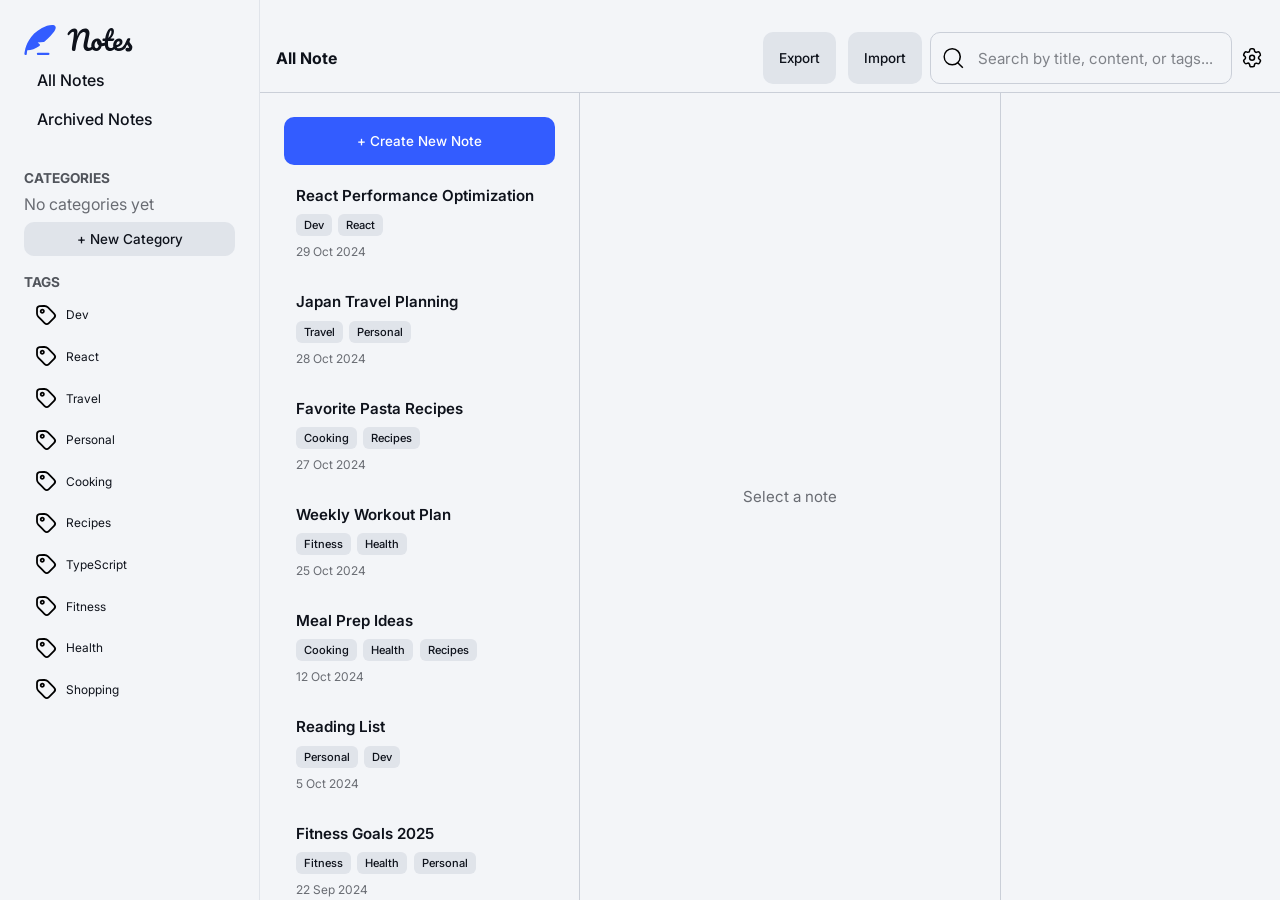
<file: index.html>
<!DOCTYPE html>
<html lang="en">
  <head>
    <meta charset="UTF-8" />
    <title>Notes App</title>
    <link rel="stylesheet" href="./css/main.css" />
  </head>
  <body>
    <section id="app"></section>

    <script type="module" src="./js/app.js"></script>
  </body>
</html>
</file>
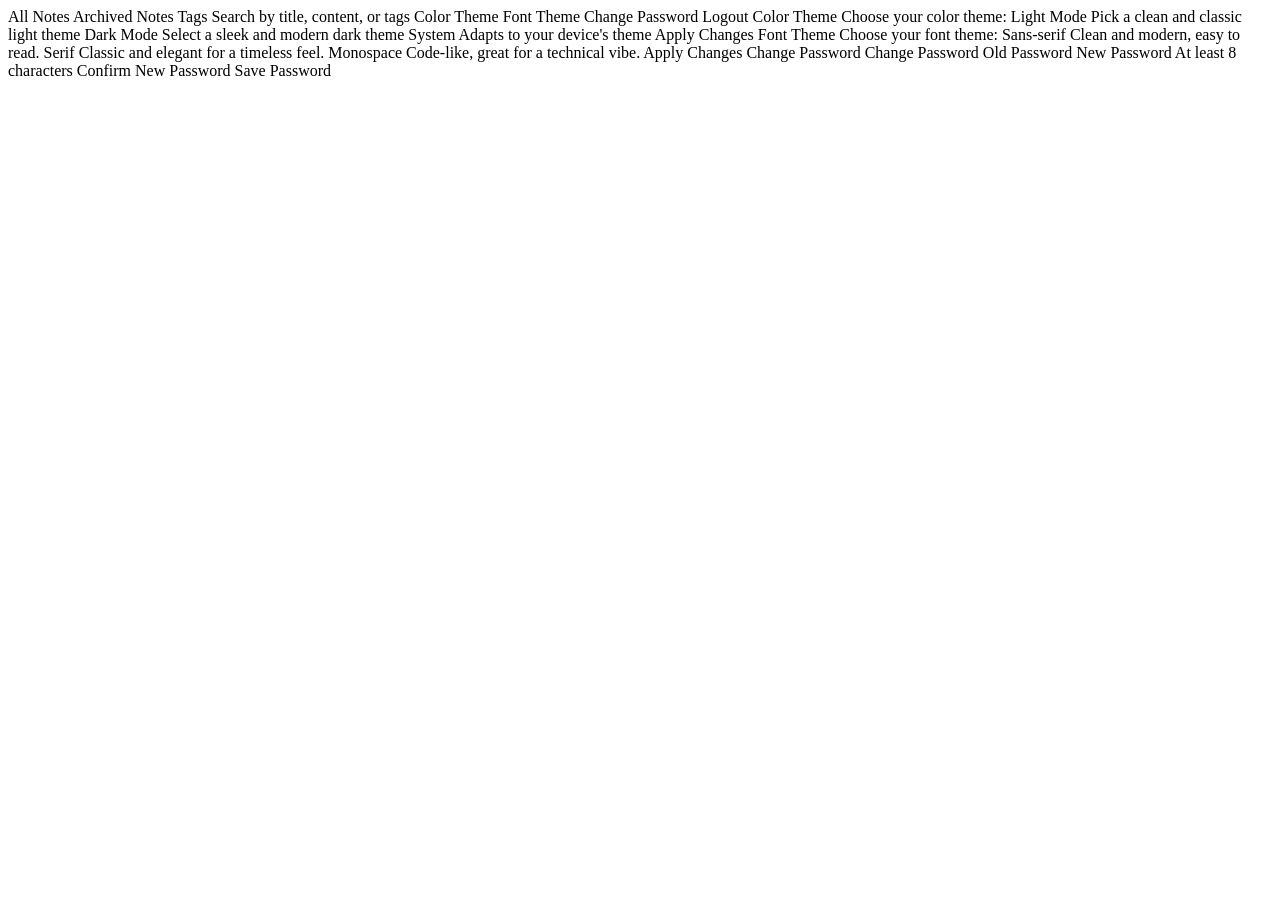
<file: settings.html>
<!DOCTYPE html>
<html lang="en">
<head>
  <meta charset="UTF-8">
  <meta name="viewport" content="width=device-width, initial-scale=1.0">

  <link rel="icon" type="image/png" sizes="32x32" href="./assets/images/favicon-32x32.png">
  
  <title>Frontend Mentor | Note-taking web app</title>
</head>
<body>

  All Notes
  Archived Notes
  Tags

  Search by title, content, or tags

  Color Theme
  Font Theme
  Change Password
  Logout

  <!-- Color theme content start -->

  Color Theme
  Choose your color theme:

  Light Mode
  Pick a clean and classic light theme

  Dark Mode
  Select a sleek and modern dark theme

  System
  Adapts to your device's theme

  Apply Changes

  <!-- Color theme content end -->

  <!-- Font theme content start -->

  Font Theme
  Choose your font theme:

  Sans-serif
  Clean and modern, easy to read.

  Serif
  Classic and elegant for a timeless feel.

  Monospace
  Code-like, great for a technical vibe.

  Apply Changes

  <!-- Font theme content end -->

  <!-- Change password content start -->

  Change Password

  Change Password

  Old Password

  New Password
  At least 8 characters

  Confirm New Password

  Save Password

  <!-- Change password content end -->

</body>
</html>
</file>
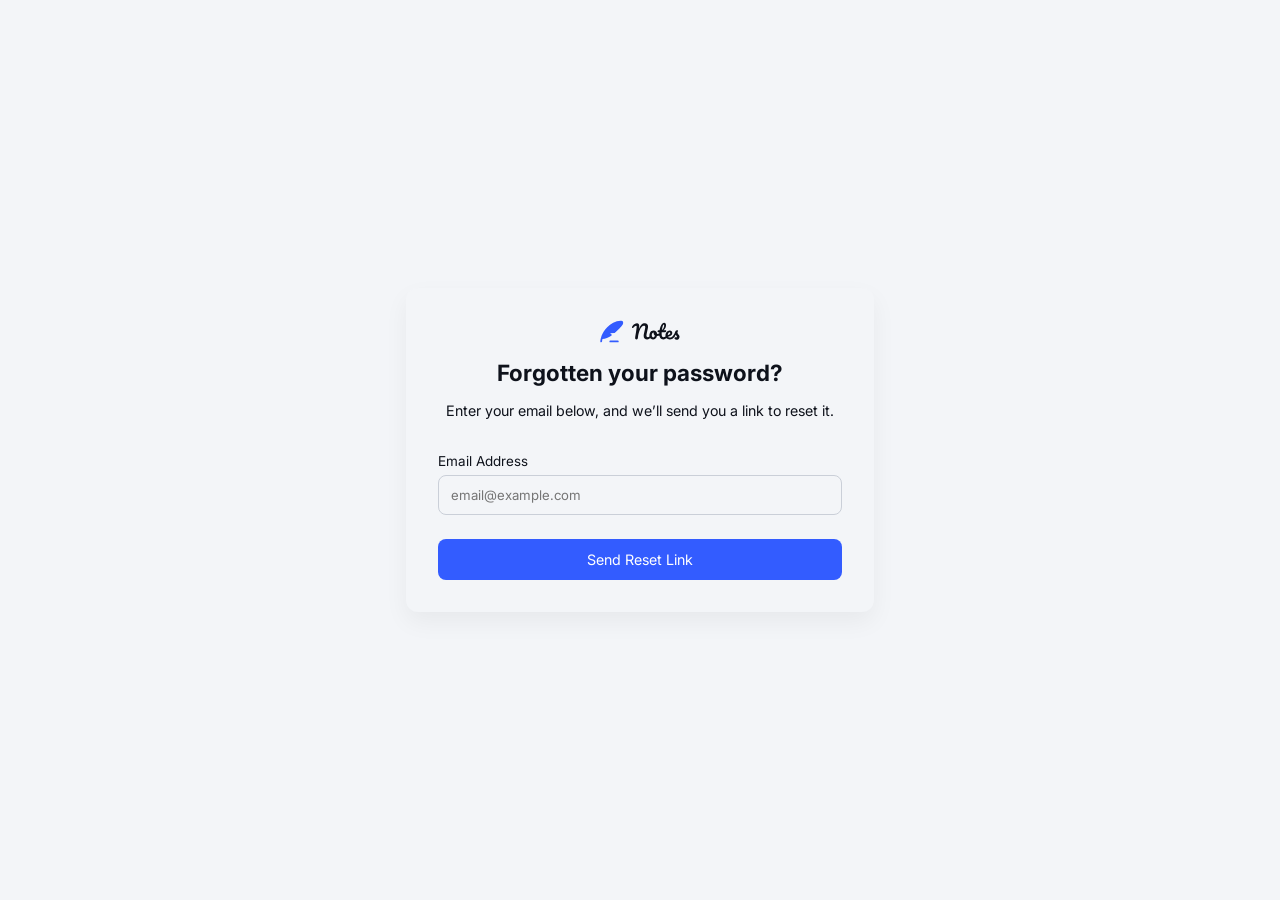
<file: auth/forgot-password.html>
<!DOCTYPE html>
<html lang="en">
  <head>
    <meta charset="UTF-8" />
    <meta name="viewport" content="width=device-width, initial-scale=1.0" />
    <title>Forgot Password | Notes</title>
    <link rel="stylesheet" href="../css/main.css" />
    <script src="./script/auth.js" defer></script>
  </head>
  <body class="forgot">
    <div class="forgot__container">
      <div class="forgot__card">
        <div class="forgot__header">
          <img
            src="../assets/images/logo.svg"
            alt="Notes Logo"
            class="forgot__logo"
          />

          <h1 class="forgot__title">Forgotten your password?</h1>
          <p class="forgot__subtitle">
            Enter your email below, and we’ll send you a link to reset it.
          </p>
        </div>

        <form class="forgot__form" id="forgotForm">
          <div class="forgot__field">
            <label class="forgot__label">Email Address</label>
            <input
              type="email"
              class="forgot__input"
              placeholder="email@example.com"
              required
            />
          </div>

          <button type="submit" class="forgot__button forgot__button--primary">
            Send Reset Link
          </button>
        </form>
      </div>
    </div>
  </body>
</html>
</file>
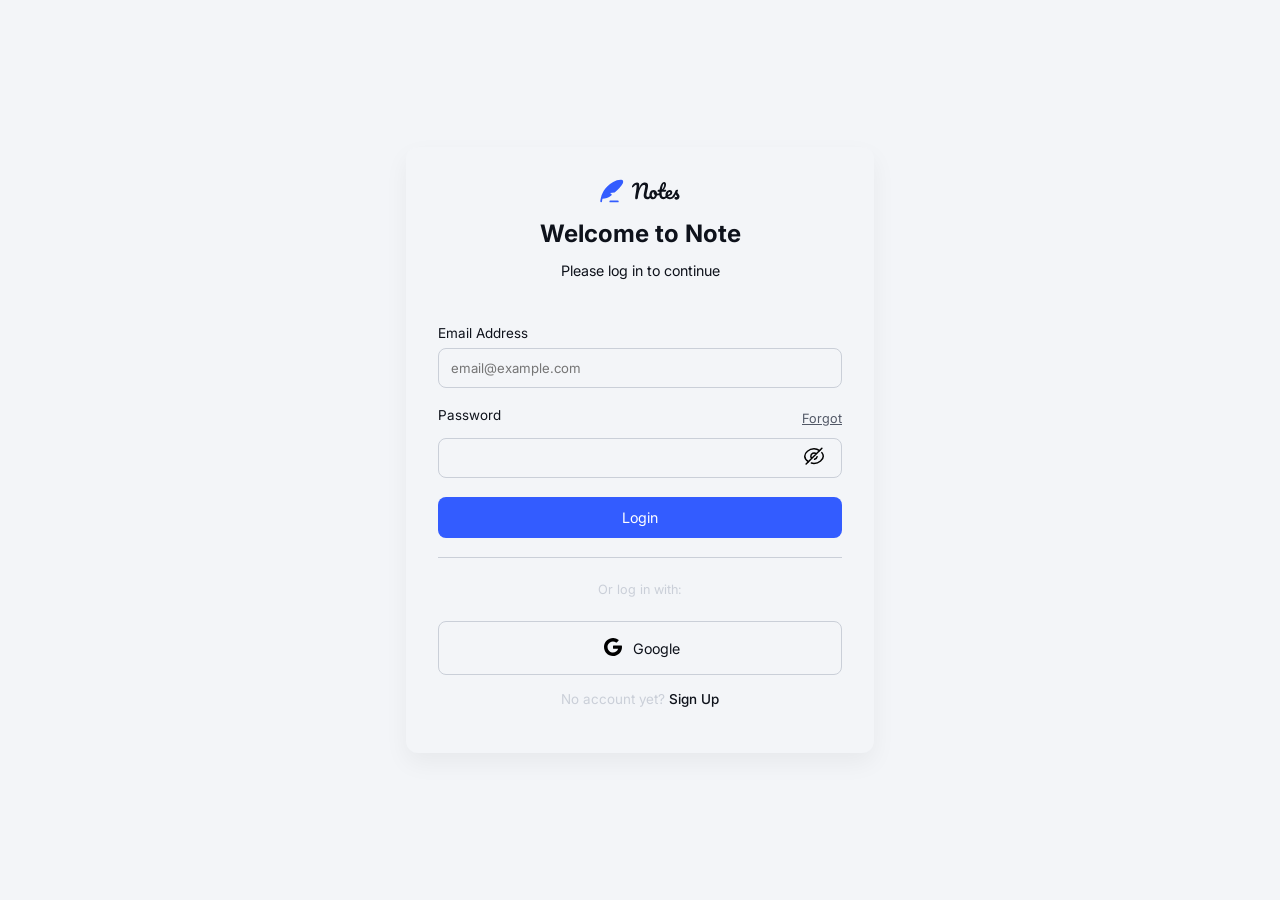
<file: auth/login.html>
<!DOCTYPE html>
<html lang="en">
  <head>
    <meta charset="UTF-8" />
    <meta name="viewport" content="width=device-width, initial-scale=1.0" />
    <title>Login | Notes</title>
    <link rel="stylesheet" href="../css/main.css" />
    <script src="./script/auth.js" defer></script>
  </head>
  <body class="login">
    <div class="login__container">
      <div class="login__card">
        <div class="login__header">
          <img
            src="../assets/images/logo.svg"
            alt="Notes Logo"
            class="login__logo"
          />
          <h1 class="login__title">Welcome to Note</h1>
          <p class="login__subtitle">Please log in to continue</p>
        </div>

        <form class="login__form" id="loginForm">
          <div class="login__field">
            <label class="login__label">Email Address</label>
            <input
              type="email"
              class="login__input"
              placeholder="email@example.com"
              required
            />
          </div>

          <div class="login__field">
            <div class="login__password-header">
              <label class="login__label">Password</label>
              <a href="forgot-password.html" class="login__forgot">Forgot</a>
            </div>

            <div class="login__password-wrapper">
              <input
                type="password"
                class="login__input"
                id="password"
                required
              />
              <button type="button" class="login__toggle" id="togglePassword">
                <img
                  src="../assets/images/icon-hide-password.svg"
                  alt="Toggle Password Visibility"
                />
              </button>
            </div>
          </div>

          <button type="submit" class="login__button login__button--primary">
            Login
          </button>
        </form>

        <div class="login__divider"></div>
        <div class="login__divider__down">
          <span>Or log in with:</span>
        </div>

        <button class="login__button login__button--google">
          <span class="login__google-icon">
            <img src="../assets/images/icon-google.svg"
          /></span>
          Google
        </button>

        <p class="login__footer">
          No account yet?
          <a href="./sign-up.html" class="login__signup">Sign Up</a>
        </p>
      </div>
    </div>
  </body>
</html>
</file>
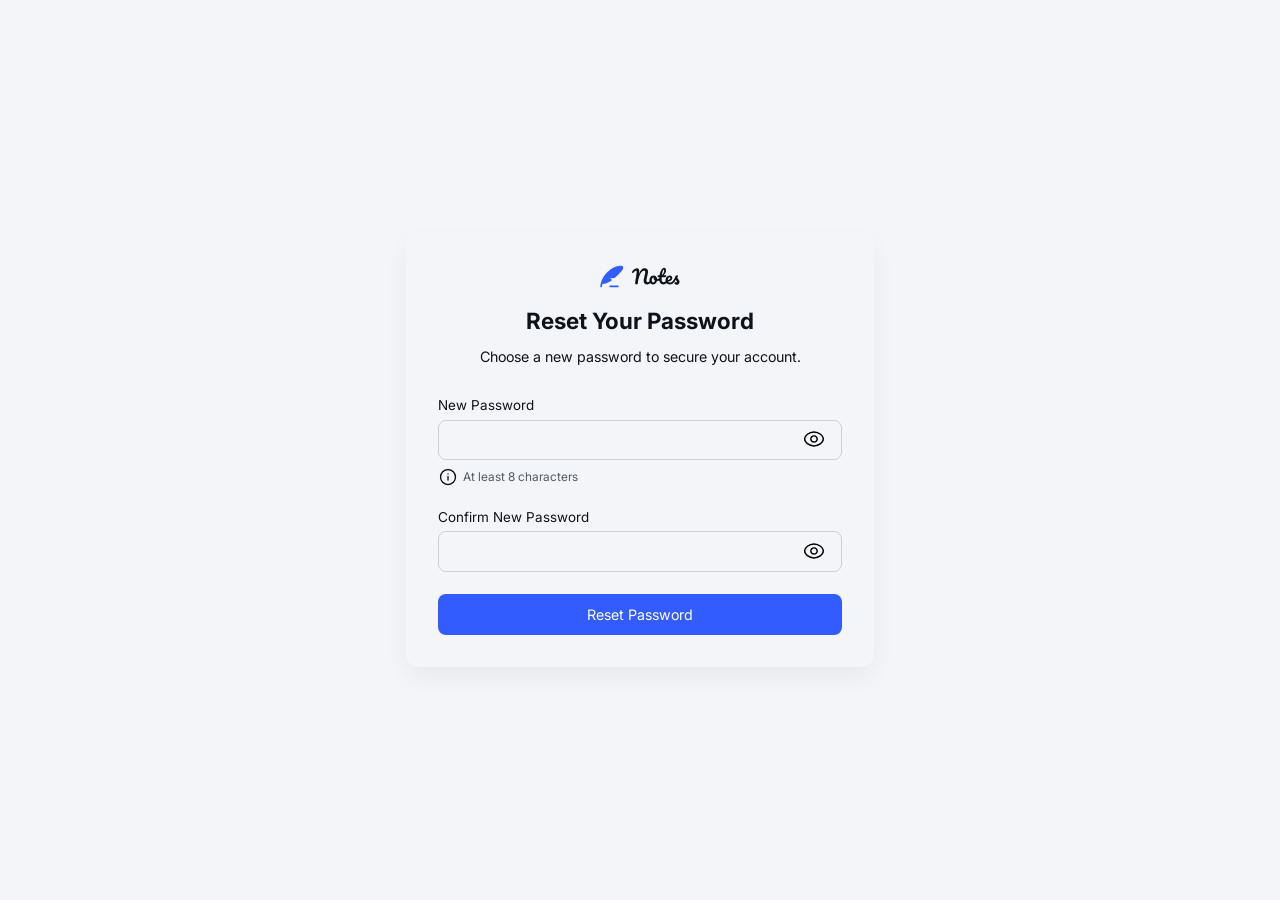
<file: auth/reset-password.html>
<!DOCTYPE html>
<html lang="en">
  <head>
    <meta charset="UTF-8" />
    <meta name="viewport" content="width=device-width, initial-scale=1.0" />
    <title>Reset Password | Notes</title>
    <link rel="stylesheet" href="../css/main.css" />
    <script src="./script/reset-password.js" defer></script>
  </head>
  <body class="reset">
    <main class="reset__container">
      <section class="reset__card" aria-labelledby="reset-title">
        <header class="reset__header">
          <img
            src="../assets/images/logo.svg"
            alt="Notes logo"
            class="reset__logo"
          />
          <h1 id="reset-title" class="reset__title">Reset Your Password</h1>
          <p class="reset__subtitle">
            Choose a new password to secure your account.
          </p>
        </header>

        <form class="reset__form" id="resetForm" novalidate>
          <div class="reset__field">
            <label for="password" class="reset__label">New Password</label>

            <div class="reset__input-wrapper">
              <input
                type="password"
                id="password"
                class="reset__input"
                required
                minlength="8"
              />
              <button
                type="button"
                class="reset__toggle"
                aria-label="Toggle password visibility"
              >
                <img
                  src="../assets/images/icon-show-password.svg"
                  alt="Toggle Password Visibility"
                />
              </button>
            </div>

            <p class="reset__hint">
              <img src="../assets/images/icon-info.svg" /> At least 8 characters
            </p>
          </div>

          <div class="reset__field">
            <label for="confirmPassword" class="reset__label">
              Confirm New Password
            </label>

            <div class="reset__input-wrapper">
              <input
                type="password"
                id="confirmPassword"
                class="reset__input"
                required
              />
              <button
                type="button"
                class="reset__toggle"
                aria-label="Toggle password visibility"
              >
                <img
                  src="../assets/images/icon-show-password.svg"
                  alt="Toggle Password Visibility"
                />
              </button>
            </div>
          </div>

          <button type="submit" class="reset__button reset__button--primary">
            Reset Password
          </button>
        </form>
      </section>
    </main>
  </body>
</html>
</file>
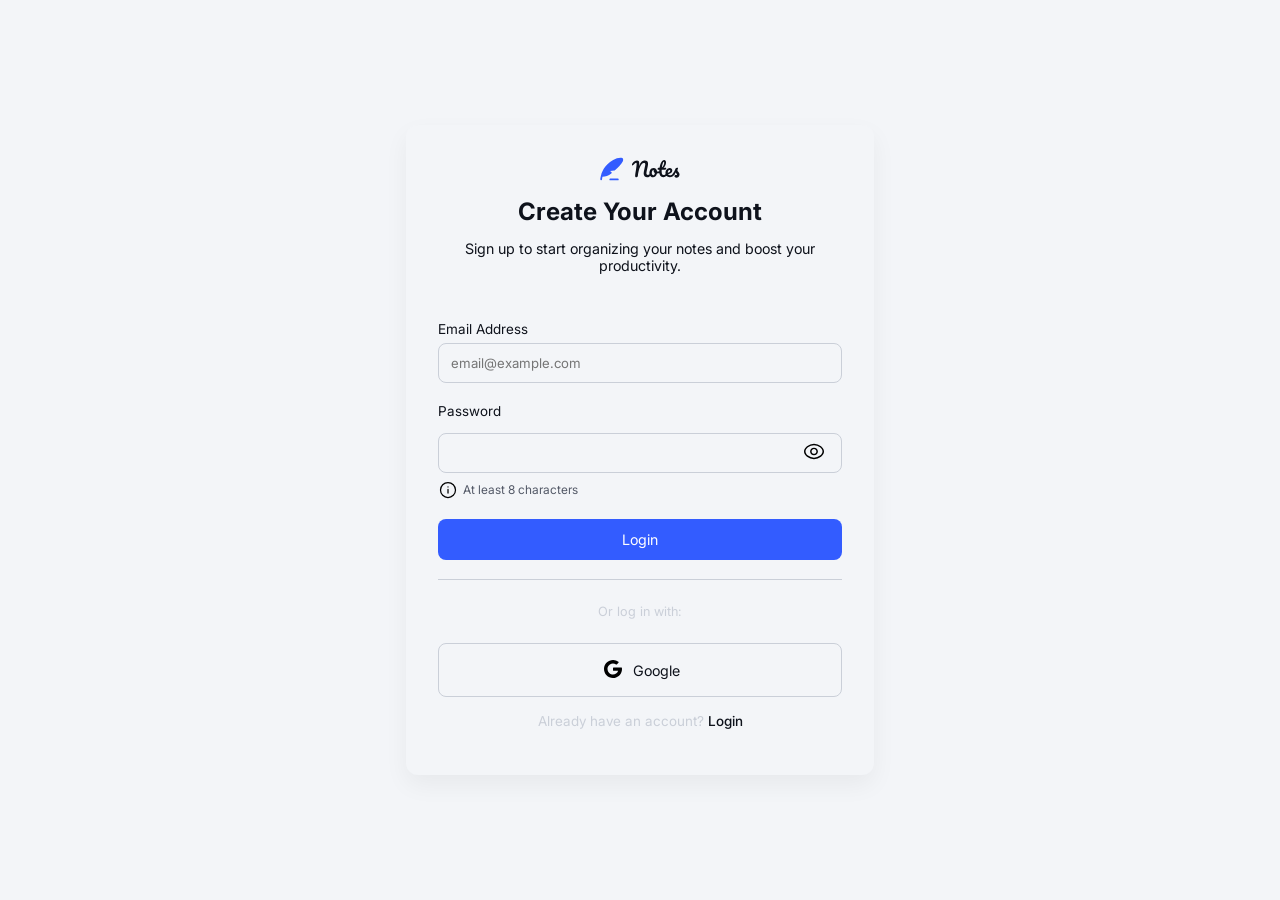
<file: auth/sign-up.html>
<!DOCTYPE html>
<html lang="en">
  <head>
    <meta charset="UTF-8" />
    <meta name="viewport" content="width=device-width, initial-scale=1.0" />
    <title>Login | Notes</title>
    <link rel="stylesheet" href="../css/main.css" />
    <script src="./script/auth.js" defer></script>
  </head>
  <body class="login">
    <div class="login__container">
      <div class="login__card">
        <div class="login__header">
          <img
            src="../assets/images/logo.svg"
            alt="Notes Logo"
            class="login__logo"
          />
          <h1 class="login__title">Create Your Account</h1>
          <p class="login__subtitle">
            Sign up to start organizing your notes and boost your productivity.
          </p>
        </div>

        <form class="login__form" id="loginForm">
          <div class="login__field">
            <label class="login__label">Email Address</label>
            <input
              type="email"
              class="login__input"
              placeholder="email@example.com"
              required
            />
          </div>

          <div class="login__field">
            <div class="login__password-header">
              <label class="login__label">Password</label>
            </div>

            <div class="login__password-wrapper">
              <input
                type="password"
                class="login__input"
                id="password"
                required
              />
              <button type="button" class="login__toggle" id="togglePassword">
                <img
                  src="../assets/images/icon-show-password.svg"
                  alt="Toggle Password Visibility"
                />
              </button>
            </div>
            <p class="reset__hint">
              <img src="../assets/images/icon-info.svg" /> At least 8 characters
            </p>
          </div>

          <button type="submit" class="login__button login__button--primary">
            Login
          </button>
        </form>

        <div class="login__divider"></div>
        <div class="login__divider__down">
          <span>Or log in with:</span>
        </div>

        <button class="login__button login__button--google">
          <span class="login__google-icon"
            ><img src="../assets/images/icon-google.svg"
          /></span>
          Google
        </button>

        <p class="login__footer">
          Already have an account?
          <a href="./login.html" class="login__signup">Login</a>
        </p>
      </div>
    </div>
  </body>
</html>
</file>
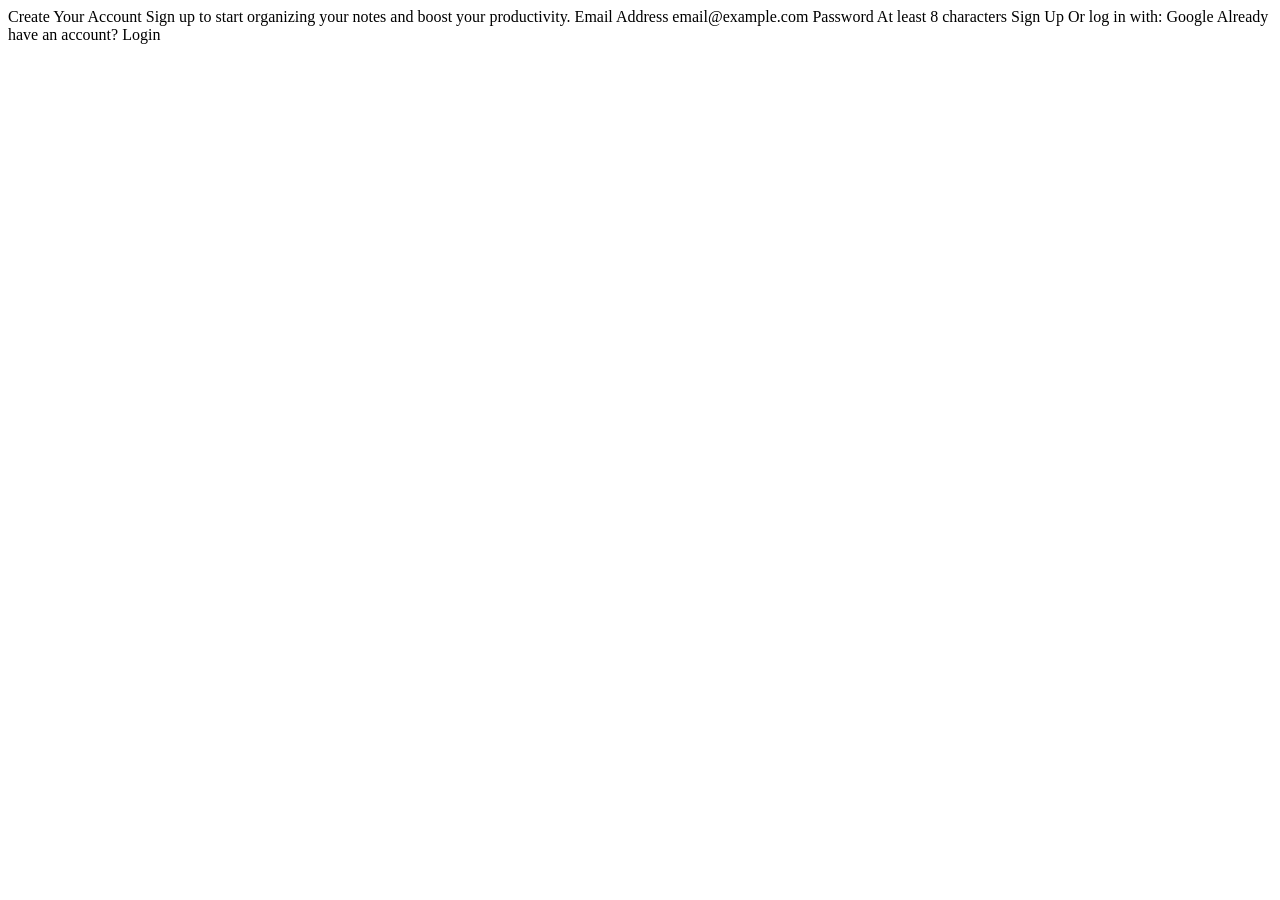
<file: auth/signup.html>
<!DOCTYPE html>
<html lang="en">
<head>
  <meta charset="UTF-8">
  <meta name="viewport" content="width=device-width, initial-scale=1.0">

  <link rel="icon" type="image/png" sizes="32x32" href="./assets/images/favicon-32x32.png">
  
  <title>Frontend Mentor | Note-taking web app</title>
</head>
<body>

  Create Your Account
  Sign up to start organizing your notes and boost your productivity.

  Email Address
  email@example.com

  Password
  At least 8 characters

  Sign Up

  Or log in with:

  Google

  Already have an account? Login

</body>
</html>
</file>
<file: css/main.css>
@font-face {
  font-family: "Inter";
  src: url(../assets/fonts/inter/static/Inter_18pt-Regular.ttf) format("truetype");
  font-weight: 400;
  font-style: normal;
  font-display: swap;
}
@font-face {
  font-family: "Inter";
  src: url(../assets/fonts/inter/static/Inter_18pt-Medium.ttf) format("truetype");
  font-weight: 500;
  font-style: normal;
  font-display: swap;
}
@font-face {
  font-family: "Inter";
  src: url(../assets/fonts/inter/static/Inter_18pt-SemiBold.ttf) format("truetype");
  font-weight: 600;
  font-style: normal;
  font-display: swap;
}
@font-face {
  font-family: "Inter";
  src: url(../assets/fonts/inter/static/Inter_18pt-Bold.ttf) format("truetype");
  font-weight: 700;
  font-style: normal;
  font-display: swap;
}
@font-face {
  font-family: "Noto Serif";
  src: url(../assets/fonts/noto-serif/static/NotoSerif-Regular.ttf) format("truetype");
  font-weight: 400;
  font-style: normal;
  font-display: swap;
}
@font-face {
  font-family: "Noto Serif";
  src: url(../assets/fonts/noto-serif/static/NotoSerif-Medium.ttf) format("truetype");
  font-weight: 500;
  font-style: normal;
  font-display: swap;
}
@font-face {
  font-family: "Noto Serif";
  src: url(../assets/fonts/noto-serif/static/NotoSerif-SemiBold.ttf) format("truetype");
  font-weight: 600;
  font-style: normal;
  font-display: swap;
}
@font-face {
  font-family: "Noto Serif";
  src: url(../assets/fonts/noto-serif/static/NotoSerif-Bold.ttf) format("truetype");
  font-weight: 700;
  font-style: normal;
  font-display: swap;
}
@font-face {
  font-family: "Source Code Pro";
  src: url(../assets/fonts/source-code-pro/static/SourceCodePro-Regular.ttf) format("truetype");
  font-weight: 400;
  font-style: normal;
  font-display: swap;
}
@font-face {
  font-family: "Source Code Pro";
  src: url(../assets/fonts/source-code-pro/static/SourceCodePro-Medium.ttf) format("truetype");
  font-weight: 500;
  font-style: normal;
  font-display: swap;
}
@font-face {
  font-family: "Source Code Pro";
  src: url(../assets/fonts/source-code-pro/static/SourceCodePro-SemiBold.ttf) format("truetype");
  font-weight: 600;
  font-style: normal;
  font-display: swap;
}
@font-face {
  font-family: "Source Code Pro";
  src: url(../assets/fonts/source-code-pro/static/SourceCodePro-Bold.ttf) format("truetype");
  font-weight: 700;
  font-style: normal;
  font-display: swap;
}
/* COLORS */
/* Neutral Colors */
/* Blue Colors */
/* Green Colors */
/* Red Colors */
:root {
  --color-background: #f3f5f8;
  --color-foreground: #0e121b;
  --color-border: #cacfd8;
  --color-border-light: #e0e4ea;
  --color-active-border: #0e121b;
  --color-hover: #f5f7fa;
  --color-primary: #335cff;
  --color-primary-hover: #2547d0;
  --color-primary-light: #ebf1ff;
  --color-ring: #99a0ae;
  --color-separator: #e0e4ea;
  --color-surface: #f3f5f8;
  --color-light-surface: #f3f5f8;
  --icon-invert: 0;
}

[data-theme=light],
html[data-theme=light] {
  --color-background: #f3f5f8;
  --color-foreground: #0e121b;
  --color-border: #cacfd8;
  --color-border-light: #e0e4ea;
  --color-active-border: #0e121b;
  --color-hover: #f5f7fa;
  --color-primary: #335cff;
  --color-primary-hover: #2547d0;
  --color-primary-light: #ebf1ff;
  --color-ring: #99a0ae;
  --color-separator: #e0e4ea;
  --color-surface: #f3f5f8;
  --color-surface-light: #cacfd8;
  --color-light-surface: #f3f5f8;
  --icon-invert: 0;
}

[data-theme=dark],
html[data-theme=dark] {
  --color-background: #191b25;
  --color-foreground: #ffffff;
  --color-border: #525866;
  --color-border-light: #2b303b;
  --color-active-border: #ffffff;
  --color-hover: #232530;
  --color-primary: #335cff;
  --color-primary-hover: #2547d0;
  --color-primary-light: rgba(51, 92, 255, 0.15);
  --color-ring: #525866;
  --color-separator: #2b303b;
  --color-surface: #232530;
  --color-surface-light: #232530;
  --color-light-surface: #232530;
  --icon-invert: 1;
}

[data-theme=system],
html[data-theme=system] {
  --color-background: #f3f5f8;
  --color-foreground: #0e121b;
  --color-border: #cacfd8;
  --color-border-light: #e0e4ea;
  --color-active-border: #0e121b;
  --color-hover: #f5f7fa;
  --color-primary: #335cff;
  --color-primary-hover: #2547d0;
  --color-primary-light: #ebf1ff;
  --color-ring: #99a0ae;
  --color-separator: #e0e4ea;
  --color-surface: #f3f5f8;
  --color-surface-light: #cacfd8;
  --color-light-surface: #f3f5f8;
  --icon-invert: 0;
}
@media (prefers-color-scheme: dark) {
  [data-theme=system],
  html[data-theme=system] {
    --color-background: #191b25;
    --color-foreground: #ffffff;
    --color-border: #525866;
    --color-border-light: #2b303b;
    --color-active-border: #ffffff;
    --color-hover: #232530;
    --color-primary: #335cff;
    --color-primary-hover: #2547d0;
    --color-primary-light: rgba(51, 92, 255, 0.15);
    --color-ring: #525866;
    --color-separator: #2b303b;
    --color-surface: #232530;
    --color-surface-light: #232530;
    --color-light-surface: #232530;
    --icon-invert: 1;
  }
}

* {
  box-sizing: border-box;
}

body {
  margin: 0;
  font-family: "Inter", sans-serif;
  background-color: var(--color-background);
  color: var(--color-foreground);
  transition: background-color 0.3s ease, color 0.3s ease;
}

html[data-font=Inter] *,
html[data-font=Inter] {
  font-family: "Inter", sans-serif !important;
}

html[data-font="Noto Serif"] *,
html[data-font="Noto Serif"] {
  font-family: "Noto Serif", serif !important;
}

html[data-font="Source Code Pro"] *,
html[data-font="Source Code Pro"] {
  font-family: "Source Code Pro", monospace !important;
}

#app {
  display: flex;
  height: 100vh;
  overflow: hidden;
}

main {
  flex: 1;
  padding-top: 1.5rem;
  display: flex;
  flex-direction: column;
}
@media (max-width: 1023px) {
  main {
    padding: 0;
  }
}

.layout {
  flex: 1;
  display: grid;
  grid-template-columns: 320px 1fr 280px;
  border-top: solid 1px var(--color-border);
  overflow-y: auto;
  gap: 0;
}

.layout:has(.settings) {
  grid-template-columns: 1fr;
  padding: 0;
  border-top: none;
  gap: 0;
}

.search-bar {
  display: flex;
  justify-content: space-between;
  width: 100%;
  height: auto;
  padding: 0.5rem 1rem;
}

.search-bar p {
  font-size: 1rem;
  color: var(--color-foreground);
  font-weight: 900;
}

.search-input {
  width: 100%;
  border-radius: 10px;
  border: none;
  font-size: 0.95rem;
  height: auto;
  outline: none;
  background: transparent;
  padding: 0.6rem 0.8rem;
  color: var(--color-foreground);
}
.search-input:focus {
  outline: none;
}
.search-input::placeholder {
  color: var(--color-foreground);
  opacity: 0.5;
}

.section-settings {
  display: flex;
  flex-direction: row;
  gap: 0.5rem;
}

.section-settings img {
  cursor: pointer;
  width: 24px;
  filter: brightness(0) saturate(100%) invert(var(--icon-invert, 0));
  transition: filter 0.3s ease;
}

.logo,
.login__logo,
.forgot__logo,
.reset__logo,
.notes-list__logo,
.note-view__logo {
  transition: opacity 0.3s ease;
  filter: none !important;
}

img[src$=".svg"]:not(.logo):not([class*=logo]),
img[src*=icon-]:not(.logo):not([class*=logo]) {
  filter: brightness(0) saturate(100%) invert(var(--icon-invert, 0));
  transition: filter 0.3s ease;
}

.settings-icon img:not(.logo):not([class*=logo]) {
  filter: brightness(0) saturate(100%) invert(var(--icon-invert, 0));
  transition: filter 0.3s ease;
}

.section-settings label {
  display: flex;
  border: 1px solid var(--color-border);
  border-radius: 10px;
  width: 100%;
  padding-left: 10px;
}

.search-bar .search-icon img {
  stroke: white;
  color: white;
}

.section-settings label:hover {
  background-color: var(--color-hover);
}

@media (min-width: 768px) and (max-width: 1023px) {
  .layout {
    grid-template-columns: 1fr !important;
  }
  .search-bar {
    display: none;
  }
  .mobile {
    display: block;
  }
}
@media (max-width: 767px) {
  .layout {
    grid-template-columns: 1fr !important;
  }
}
.sidebar {
  width: 260px;
  padding: 1.5rem;
  border-right: 1px solid var(--color-border-light);
  background-color: var(--color-background);
}
.sidebar .logo {
  transition: opacity 0.3s ease;
  filter: none;
}
.sidebar .tag-icon {
  filter: brightness(0) saturate(100%) invert(var(--icon-invert, 0));
  transition: filter 0.3s ease;
}
.sidebar .menu {
  list-style: none;
  padding: 0;
  margin: 0 0 2rem;
}
.sidebar .menu li {
  padding: 0.6rem 0.8rem;
  border-radius: 6px;
  cursor: pointer;
  font-weight: 500;
  color: var(--color-foreground);
  transition: background-color 0.2s ease;
}
.sidebar .menu li:hover {
  background: var(--color-hover);
}
.sidebar h4 {
  margin-bottom: 0.5rem;
  font-size: 0.85rem;
  color: var(--color-foreground);
  opacity: 0.7;
  text-transform: uppercase;
}
.sidebar .tags {
  display: flex;
  flex-direction: column;
  flex-wrap: wrap;
  gap: 0.5rem;
}
.sidebar .tags .tag {
  display: flex;
  align-items: center;
  gap: 0.5rem;
  padding: 0.3rem 0.6rem;
  border-radius: 6px;
  font-size: 0.75rem;
  cursor: pointer;
  color: var(--color-foreground);
}
.sidebar .tags .tag-icon {
  align-self: flex-end;
}
.sidebar .tags .tag:hover {
  background: var(--color-light-surface);
}

@media (max-width: 1023px) {
  .sidebar {
    display: none;
  }
  .menu {
    display: none;
  }
  .sidebar h4 {
    opacity: 1;
    font-size: larger;
  }
}
.show-sidebar-tablet .sidebar {
  display: block;
  width: 100%;
  position: fixed;
  top: 0;
  left: 0;
  height: 100vh;
  margin-top: 5rem;
  z-index: 1001;
  background: var(--color-background);
}

.notes-list {
  display: flex;
  flex-direction: column;
  justify-content: flex-start;
  width: 100%;
  height: 100%;
  padding: 1.5rem 1.5rem;
  overflow-y: auto;
  border-right: 1px solid var(--color-border);
  scrollbar-width: none;
  background-color: var(--color-background);
  position: relative;
}
.notes-list #create-note {
  padding: 1rem;
  position: sticky;
  top: 0;
  z-index: 10;
}
.notes-list__header {
  display: flex;
  align-items: center;
  padding: 1rem 0 0.5rem 0;
  margin-bottom: 0.5rem;
}
.notes-list__logo {
  height: 32px;
  width: auto;
  filter: none !important;
  transition: opacity 0.3s ease;
}
.notes-list__back {
  display: flex;
  align-items: center;
  height: 40px;
  border: none;
  background: transparent;
  cursor: pointer;
  border-radius: 10px;
  margin-bottom: 1.5rem;
  transition: background-color 0.2s ease;
}
.notes-list__back img {
  width: 16px;
  height: 16px;
  filter: brightness(0) saturate(100%) invert(var(--icon-invert, 0));
}
.notes-list__back:hover {
  opacity: 0.7;
}
.notes-list__title {
  font-size: 1.5rem;
  font-weight: 700;
  margin: 0 0 1rem 0;
  padding: 0;
  color: var(--color-foreground);
}
.notes-list__subtitle {
  font-size: 0.875rem;
  color: var(--color-foreground);
  opacity: 0.6;
  margin: -0.5rem 0 1rem 0;
  padding: 0;
}
.notes-list .note-card {
  padding: 0.75rem;
  border-radius: 10px;
  cursor: pointer;
  margin-top: 0.5rem;
  transition: background-color 0.2s ease;
  color: var(--color-foreground);
}
.notes-list .note-card h4 {
  margin: 0 0 0.5rem;
  font-size: 0.95rem;
  font-weight: 600;
  color: var(--color-foreground);
  line-height: 1.4;
}
.notes-list .note-card small {
  color: var(--color-foreground);
  opacity: 0.6;
  font-size: 0.75rem;
  display: block;
  margin-top: 0.5rem;
}
.notes-list .note-card .tags {
  margin-bottom: 0.5rem;
  display: flex;
  flex-wrap: wrap;
  gap: 0.4rem;
}
.notes-list .note-card .tags span {
  font-size: 0.7rem;
  background: var(--color-separator);
  color: var(--color-foreground);
  padding: 0.25rem 0.5rem;
  border-radius: 6px;
  font-weight: 500;
}
.notes-list .note-card:hover {
  background: var(--color-hover);
}
.notes-list .note-card.active {
  background: var(--color-hover);
}

.fab {
  display: none;
  position: fixed;
  bottom: 5.5rem;
  right: 1.5rem;
  width: 56px;
  height: 56px;
  border-radius: 50%;
  background-color: var(--color-primary);
  color: #ffffff;
  border: none;
  cursor: pointer;
  align-items: center;
  justify-content: center;
  box-shadow: 0 4px 12px rgba(0, 0, 0, 0.15);
  z-index: 1000;
  transition: all 0.2s ease;
}
.fab:hover {
  background-color: var(--color-primary-hover);
  transform: scale(1.05);
  box-shadow: 0 6px 16px rgba(0, 0, 0, 0.2);
}
.fab:active {
  transform: scale(0.95);
}
.fab img {
  width: 24px;
  height: 24px;
  filter: brightness(0) invert(1);
}

@media (min-width: 768px) and (max-width: 1023px) {
  .notes-list {
    border-right: none;
    border-bottom: 1px solid var(--color-border);
    padding: 0 1rem;
  }
  .notes-list__header {
    padding: 1rem 0 0.75rem 0;
  }
  .notes-list__logo {
    height: 28px;
  }
  .notes-list__title {
    font-size: 1.25rem;
    margin: 6rem 0 0.75rem 0;
  }
  .notes-list .note-card {
    padding: 1rem 0.75rem;
    margin-top: 0;
    border-bottom: 1px solid var(--color-border);
    border-radius: 0;
  }
  .notes-list .note-card:first-of-type {
    border-top: 1px solid var(--color-border);
  }
  .notes-list .note-card:hover {
    background: transparent;
  }
  .notes-list .note-card.active {
    background: var(--color-hover);
    border-left: 4px solid var(--color-primary);
  }
  .fab {
    display: flex;
    bottom: 5.5rem;
    right: 1rem;
  }
}
@media (max-width: 767px) {
  .notes-list {
    padding: 0 1rem;
    border-right: none;
  }
  .notes-list__header {
    padding: 1rem 0 0.5rem 0;
  }
  .notes-list__logo {
    height: 28px;
  }
  .notes-list__title {
    font-size: 1.25rem;
    margin: 0 0 0.75rem 0;
    padding: 0;
  }
  .notes-list .note-card {
    padding: 1rem 0;
    margin-top: 0;
    border-bottom: 1px solid var(--color-border);
    border-radius: 0;
  }
  .notes-list .note-card:first-of-type {
    border-top: 1px solid var(--color-border);
  }
  .notes-list .note-card:last-of-type {
    border-bottom: none;
  }
  .notes-list .note-card h4 {
    font-size: 1rem;
    margin-bottom: 0.5rem;
  }
  .notes-list .note-card .tags {
    margin-bottom: 0.5rem;
  }
  .notes-list .note-card .tags span {
    font-size: 0.75rem;
    padding: 0.3rem 0.6rem;
  }
  .notes-list .note-card small {
    font-size: 0.8rem;
  }
  .notes-list .note-card:hover {
    background: transparent;
  }
  .notes-list .note-card.active {
    background: var(--color-hover);
    border-left: 4px solid var(--color-primary);
    padding-left: 0.75rem;
  }
  .fab {
    display: flex;
    bottom: 5.5rem;
    right: 1rem;
    width: 56px;
    height: 56px;
  }
}
.note-view-container {
  width: 100%;
  display: flex;
}

.note-view {
  padding: 1.5rem;
  display: flex;
  flex-direction: column;
  gap: 1rem;
  width: 100%;
  height: 100%;
  background-color: var(--color-background);
  overflow-y: auto;
}
.note-view.empty {
  display: flex;
  align-items: center;
  justify-content: center;
  color: var(--color-foreground);
  opacity: 0.6;
  font-size: 0.95rem;
}
.note-view__header {
  display: none;
  flex-direction: column;
  align-items: flex-start;
  justify-content: space-between;
  gap: 1rem;
  padding-bottom: 1rem;
  border-bottom: 1px solid var(--color-border);
  margin-bottom: 1rem;
}
.note-view__header-left {
  display: flex;
  flex-direction: column;
  gap: 0.75rem;
  flex: 1;
}
.note-view__logo-container {
  display: flex;
  align-items: center;
}
.note-view__logo {
  height: 32px;
  width: auto;
  filter: none !important;
  transition: opacity 0.3s ease;
}
.note-view__back {
  display: flex;
  align-items: center;
  gap: 0.5rem;
  background: none;
  border: none;
  padding: 0;
  cursor: pointer;
  color: var(--color-foreground);
  font-size: 0.9rem;
  font-weight: 500;
  transition: opacity 0.2s ease;
}
.note-view__back:hover {
  opacity: 0.7;
}
.note-view__back img {
  width: 16px;
  height: 16px;
  filter: brightness(0) saturate(100%) invert(var(--icon-invert, 0));
  transition: filter 0.3s ease;
}
.note-view__header-actions {
  display: flex;
  align-items: center;
  justify-content: flex-end;
  gap: 34rem;
  flex-shrink: 0;
}
.note-view__action-buttons {
  display: flex;
  gap: 1rem;
}
.note-view__action-icon {
  display: flex;
  align-items: center;
  justify-content: center;
  width: 40px;
  height: 40px;
  border-radius: 10px;
  border: none;
  background: transparent;
  cursor: pointer;
  transition: background-color 0.2s ease;
}
.note-view__action-icon:hover {
  background-color: var(--color-hover);
}
.note-view__action-icon img {
  width: 20px;
  height: 20px;
  filter: brightness(0) saturate(100%) invert(var(--icon-invert, 0));
  transition: filter 0.3s ease;
}
.note-view__action-text {
  background: none;
  border: none;
  padding: 0.5rem 0;
  cursor: pointer;
  font-size: 0.9rem;
  font-weight: 500;
  color: var(--color-foreground);
  transition: opacity 0.2s ease;
}
.note-view__action-text:hover {
  opacity: 0.7;
}
.note-view__action-text--primary {
  color: var(--color-primary);
  font-weight: 600;
}
.note-view__action-text--primary:hover {
  opacity: 0.8;
}
.note-view .top-note {
  display: flex;
  flex-direction: column;
  gap: 1rem;
  height: 80%;
}
.note-view #note-title {
  font-size: 1.5rem;
  font-weight: 900;
}
.note-view input,
.note-view textarea {
  width: 100%;
  padding: 0.6rem 0.8rem;
  border: none;
  font-size: 0.9rem;
  background: none;
  color: var(--color-foreground);
}
.note-view input:focus,
.note-view textarea:focus {
  outline: none;
  border-color: var(--color-primary);
}
.note-view #note-title::placeholder {
  font-size: 1.2rem;
  font-weight: 900;
  margin-bottom: 0.5rem;
  color: var(--color-foreground);
  opacity: 0.5;
}
.note-view .note-tags {
  display: flex;
  gap: 3rem;
}
.note-view .label-with-icon {
  display: flex;
  align-items: center;
  gap: 0.5rem;
  font-size: 0.85rem;
  color: var(--color-foreground);
  margin-right: 0.5rem;
}
.note-view .label-with-icon img {
  filter: brightness(0) saturate(100%) invert(var(--icon-invert, 0));
  transition: filter 0.3s ease;
}
.note-view small img {
  filter: brightness(0) saturate(100%) invert(var(--icon-invert, 0));
  transition: filter 0.3s ease;
}
.note-view {
  /* Rich text toolbar */
}
.note-view .rt-toolbar {
  display: flex;
  align-items: center;
  gap: 0.5rem;
  padding: 0.5rem;
  background: var(--color-surface);
  border: 1px solid var(--color-border);
  border-radius: 10px;
  margin: 0.25rem 0 0.5rem;
}
.note-view .rt-group {
  display: flex;
  gap: 0.25rem;
}
.note-view .rt-sep {
  height: 18px;
  width: 1px;
  background: var(--color-border);
  margin: 0 0.25rem;
}
.note-view .rt-btn {
  background: transparent;
  border: 1px solid var(--color-border);
  color: var(--color-foreground);
  border-radius: 6px;
  padding: 0.35rem 0.5rem;
  font-size: 0.85rem;
  cursor: pointer;
  transition: background-color 0.15s ease;
}
.note-view .rt-btn:hover {
  background: var(--color-hover);
}
.note-view {
  /* Editor area */
}
.note-view .note-editor {
  min-height: 55vh;
  padding: 0.75rem 0.85rem;
  border: 1px solid var(--color-border);
  border-radius: 10px;
  line-height: 1.6;
  background: transparent;
  color: var(--color-foreground);
  overflow-y: auto;
}
.note-view textarea {
  resize: none;
  height: 90%;
  line-height: 1.6;
  scrollbar-width: none;
  background: none;
  color: var(--color-foreground);
}
.note-view textarea::placeholder {
  color: var(--color-foreground);
  opacity: 0.5;
}
.note-view small {
  display: flex;
  align-items: center;
  gap: 0.5rem;
  color: var(--color-foreground);
  opacity: 0.6;
}
.note-view small span {
  padding-left: 1.3rem;
}
.note-view .spacer {
  background: var(--color-border);
  width: 100%;
  height: 1px;
}
.note-view .actions {
  display: flex;
  gap: 0.75rem;
  margin-top: auto;
  padding-top: 1rem;
  border-top: 1px solid var(--color-border);
}
.note-view .actions .btn {
  padding: 0.75rem 1.5rem;
  font-size: 0.9rem;
  font-weight: 600;
}
.note-view .actions .btn--primary {
  background: var(--color-primary);
  color: #ffffff;
}
.note-view .actions .btn--primary:hover {
  background: var(--color-primary-hover);
  transform: translateY(-1px);
  box-shadow: 0 2px 8px rgba(0, 0, 0, 0.1);
}
.note-view .actions .btn--primary:active {
  transform: translateY(0);
}
.note-view .actions .btn--secondary {
  background: var(--color-surface);
  border: 1px solid var(--color-border);
  color: #99a0ae;
}
.note-view .actions .btn--secondary:hover {
  background: var(--color-hover);
  border-color: var(--color-primary);
}

.right-side-bar {
  width: 100%;
  height: 100%;
  padding: 1.5rem;
  display: flex;
  flex-direction: column;
  background-color: var(--color-background);
  border-left: 1px solid var(--color-border);
  overflow-y: auto;
}
.right-side-bar .side-actions {
  display: flex;
  flex-direction: column;
  gap: 1rem;
  width: 100%;
}
.right-side-bar .btn {
  display: flex;
  align-items: center;
  justify-content: flex-start;
  gap: 0.75rem;
  width: 100%;
  padding: 0.875rem 1rem;
  border-radius: 10px;
  border: 1px solid var(--color-border);
  background-color: var(--color-surface);
  color: var(--color-foreground);
  font-size: 0.9rem;
  font-weight: 500;
  cursor: pointer;
  transition: all 0.2s ease;
}
.right-side-bar .btn:hover {
  background-color: var(--color-hover);
  border-color: var(--color-primary);
}
.right-side-bar .btn img {
  width: 20px;
  height: 20px;
  filter: brightness(0) saturate(100%) invert(var(--icon-invert, 0));
  transition: filter 0.3s ease;
}
.right-side-bar .btn p {
  margin: 0;
  color: var(--color-foreground);
}
.right-side-bar .btn--danger {
  border-color: #ef4444;
  color: #ef4444;
  background-color: transparent;
}
.right-side-bar .btn--danger:hover {
  background-color: rgba(239, 68, 68, 0.1);
  border-color: #ef4444;
}

@media (min-width: 768px) and (max-width: 1023px) {
  .layout {
    grid-template-columns: 1fr !important;
  }
  .note-view {
    border-right: none;
    border-bottom: 1px solid var(--color-border);
    padding: 1rem 1.5rem;
  }
  .note-view__header {
    display: flex;
  }
  .note-view .actions {
    display: none;
  }
  .right-side-bar {
    display: none;
  }
}
@media (max-width: 767px) {
  .layout {
    grid-template-columns: 1fr !important;
  }
  .note-view {
    padding: 1rem;
  }
  .note-view__header {
    display: flex;
  }
  .note-view__header-left {
    gap: 0.5rem;
  }
  .note-view__logo {
    height: 28px;
  }
  .note-view__header-actions {
    gap: 0.5rem;
    flex-wrap: nowrap;
  }
  .note-view__action-icon {
    width: 36px;
    height: 36px;
  }
  .note-view__action-icon img {
    width: 18px;
    height: 18px;
  }
  .note-view__action-text {
    font-size: 0.85rem;
  }
  .note-view .actions {
    display: none;
  }
  .right-side-bar {
    display: none;
  }
}
.btn {
  padding: 0.55rem 1rem;
  border-radius: 10px;
  border: none;
  cursor: pointer;
  font-size: 0.85rem;
  font-weight: 500;
  transition: all 0.2s ease;
}
.btn--primary {
  background: var(--color-primary);
  color: #ffffff;
}
.btn--secondary {
  background: var(--color-separator);
  color: var(--color-foreground);
}
.btn--danger {
  background: #ef4444;
  color: var(--color-surface);
}
.btn--ghost {
  background: transparent;
  color: var(--color-foreground);
  opacity: 0.7;
}
.btn:hover {
  opacity: 0.9;
}

.bottom-nav {
  display: none;
  position: fixed;
  bottom: 0;
  left: 0;
  right: 0;
  background: var(--color-background);
  border-top: 1px solid var(--color-border);
  padding: 0.5rem;
  z-index: 1002;
}
.bottom-nav .nav-buttons {
  display: flex;
  justify-content: space-around;
  align-items: center;
}
.bottom-nav .nav-btn {
  display: flex;
  flex-direction: column;
  align-items: center;
  gap: 0.25rem;
  padding: 0.5rem;
  border: none;
  background: none;
  color: var(--color-foreground);
  font-size: 0.75rem;
  cursor: pointer;
  border-radius: 6px;
  transition: background-color 0.2s ease;
  position: relative;
}
.bottom-nav .nav-btn img {
  width: 20px;
  height: 20px;
  filter: brightness(0) saturate(100%) invert(var(--icon-invert, 0));
  transition: filter 0.3s ease;
}
.bottom-nav .nav-btn.active {
  color: var(--color-primary);
  background: var(--color-primary-light);
}
.bottom-nav .nav-btn.active img {
  filter: brightness(0) saturate(100%) invert(27%) sepia(95%) saturate(2598%) hue-rotate(221deg) brightness(101%) contrast(101%);
}
.bottom-nav .nav-btn:hover {
  background: var(--color-hover);
}
.bottom-nav .nav-btn.active:hover {
  background: var(--color-primary-light);
}
.bottom-nav .tags-popup {
  position: absolute;
  bottom: 100%;
  left: 0;
  right: 0;
  background: var(--color-background);
  border: 1px solid var(--color-border);
  border-bottom: none;
  padding: 0.5rem;
  display: flex;
  flex-wrap: wrap;
  gap: 0.5rem;
  max-height: 200px;
  overflow-y: auto;
}
.bottom-nav .tag-item {
  padding: 0.25rem 0.5rem;
  border: 1px solid var(--color-border);
  border-radius: 6px;
  background: none;
  cursor: pointer;
  font-size: 0.75rem;
  color: var(--color-foreground);
  transition: background-color 0.2s ease;
}
.bottom-nav .tag-item:hover {
  background: var(--color-hover);
}

@media (max-width: 1023px) {
  .bottom-nav {
    display: block;
  }
}
* {
  box-sizing: border-box;
  font-family: "Inter", "Noto Serif", "Source Code Pro", sans-serif;
}

input:hover {
  background: var(--color-hover);
  cursor: pointer;
}

input:focus {
  border-color: #335cff;
  outline: 2px solid #525866;
  outline-offset: 2px;
}

.login {
  background-color: var(--color-surface);
  min-height: 100vh;
  display: flex;
  justify-content: center;
  align-items: center;
}
.login__container {
  width: 100%;
  max-width: 500px;
  padding: 1rem;
}
.login__card {
  background: var(--color-background);
  padding: 2rem;
  border-radius: 12px;
  box-shadow: 0 10px 25px rgba(0, 0, 0, 0.05);
  color: var(--color-foreground);
}
.login__header {
  text-align: center;
  display: flex;
  flex-direction: column;
  align-items: center;
  justify-content: center;
  margin-bottom: 2rem;
}
.login__logo {
  display: block;
  width: 80px;
  height: auto;
  margin: 0 auto 1rem auto;
  transition: opacity 0.3s ease;
  filter: none !important;
  opacity: 1;
}
.login__title {
  margin: 0;
  font-size: 1.5rem;
  color: var(--color-foreground);
}
.login__subtitle {
  color: var(--color-foreground);
  font-size: 0.9rem;
}
.login__field {
  margin-bottom: 1.2rem;
}
.login__label {
  display: block;
  font-size: 0.85rem;
  margin-bottom: 0.4rem;
  color: var(--color-foreground);
}
.login__input {
  width: 100%;
  padding: 0.7rem 0.75rem;
  border-radius: 8px;
  border: 1px solid var(--color-border);
  color: var(--color-foreground);
}
.login__password-header {
  display: flex;
  justify-content: space-between;
  align-items: center;
  margin-bottom: 0.5rem;
}
.login__forgot {
  font-size: 0.8rem;
  color: #525866;
  text-decoration: underline;
}
.login__password-wrapper {
  position: relative;
}
.login__toggle {
  position: absolute;
  right: 10px;
  top: 50%;
  transform: translateY(-50%);
  background: none;
  border: none;
  cursor: pointer;
  font-size: 1rem;
}
.login__toggle img {
  filter: brightness(0) saturate(100%) invert(var(--icon-invert, 0));
  transition: filter 0.3s ease;
}
.login__button {
  width: 100%;
  padding: 0.75rem;
  border-radius: 8px;
  border: 1px solid var(--color-border);
  cursor: pointer;
  font-size: 0.9rem;
  margin-bottom: 1rem;
  background-color: var(--color-surface);
  color: var(--color-foreground);
}
.login__button--primary {
  background-color: var(--color-primary);
  color: #ffffff;
  border: none;
}
.login__button--primary:hover {
  background-color: var(--color-primary-hover);
}
.login__button--primary:focus {
  border-color: #335cff;
  outline: 2px solid #525866;
  outline-offset: 2px;
}
.login__button--google {
  display: flex;
  align-items: center;
  justify-content: center;
  gap: 0.5rem;
}
.login__button--google:hover {
  background: #2b303b;
}
.login__google-icon {
  font-weight: bold;
}
.login__google-icon img {
  filter: brightness(0) saturate(100%) invert(var(--icon-invert, 0));
  transition: filter 0.3s ease;
}
.login__divider {
  text-align: center;
  margin: 0.2rem 0;
  font-size: 0.8rem;
  background: var(--color-border);
}
.login__divider span {
  background: var(--color-background);
  padding: 0 0.5rem;
  position: relative;
  top: -0.7rem;
  color: var(--color-foreground);
}
.login__divider::before {
  content: "";
  display: block;
  border-top: 1px solid var(--color-border);
  width: 100%;
  position: relative;
  top: -0.5rem;
  z-index: -1;
}
.login__divider__down {
  text-align: center;
  margin: 1.5rem 0;
  font-size: 0.8rem;
  color: #cacfd8;
}
.login__footer {
  text-align: center;
  font-size: 0.85rem;
  color: #cacfd8;
}
.login__signup {
  color: var(--color-foreground);
  text-decoration: none;
  font-weight: 500;
}

.login__signup:hover,
.login__forgot:hover {
  color: var(--color-primary-hover);
}

.forgot {
  min-height: 100vh;
  background-color: var(--color-surface);
  color: var(--color-foreground);
  display: flex;
  justify-content: center;
  align-items: center;
}
.forgot__container {
  width: 100%;
  max-width: 500px;
  padding: 1rem;
}
.forgot__card {
  background: var(--color-background);
  padding: 2rem;
  border-radius: 12px;
  box-shadow: 0 10px 25px rgba(0, 0, 0, 0.05);
  text-align: center;
}
.forgot__header {
  text-align: center;
  margin-bottom: 2rem;
}
.forgot__logo {
  display: block;
  width: 80px;
  height: auto;
  margin: 0 auto 1rem auto;
  transition: opacity 0.3s ease;
  filter: none !important;
  opacity: 1;
}
.forgot__title {
  font-size: 1.4rem;
  margin-bottom: 0.5rem;
}
.forgot__subtitle {
  font-size: 0.9rem;
  line-height: 1.4;
}
.forgot__field {
  margin-bottom: 1.5rem;
  text-align: left;
}
.forgot__label {
  display: block;
  font-size: 0.85rem;
  margin-bottom: 0.4rem;
}
.forgot__input {
  width: 100%;
  padding: 0.7rem 0.75rem;
  border-radius: 8px;
  border: 1px solid var(--color-border);
  outline: none;
  background-color: var(--color-surface);
}
.forgot__input:focus {
  border-color: var(--color-primary);
}
.forgot__button {
  width: 100%;
  padding: 0.75rem;
  border-radius: 8px;
  font-size: 0.9rem;
  cursor: pointer;
  border: none;
}
.forgot__button--primary {
  background-color: #335cff;
  color: #ffffff;
}

.reset {
  min-height: 100vh;
  background-color: var(--color-background);
  display: flex;
  align-items: center;
  justify-content: center;
}
.reset__container {
  width: 100%;
  max-width: 500px;
  padding: 1rem;
}
.reset__card {
  background: var(--color-surface);
  padding: 2rem;
  border-radius: 12px;
  box-shadow: 0 10px 25px rgba(0, 0, 0, 0.05);
  color: var(--color-foreground);
}
.reset__header {
  text-align: center;
  margin-bottom: 2rem;
}
.reset__logo {
  display: block;
  width: 80px;
  height: auto;
  margin: 0 auto 1rem auto;
  transition: opacity 0.3s ease;
  filter: none !important;
  opacity: 1;
}
.reset__title {
  font-size: 1.4rem;
  margin-bottom: 0.4rem;
}
.reset__subtitle {
  font-size: 0.9rem;
  color: var(--color-foreground);
}
.reset__field {
  margin-bottom: 1.4rem;
}
.reset__label {
  display: block;
  font-size: 0.85rem;
  margin-bottom: 0.4rem;
  color: var(--color-foreground);
}
.reset__input-wrapper {
  position: relative;
}
.reset__input {
  width: 100%;
  padding: 0.7rem 0.75rem;
  border-radius: 8px;
  border: 1px solid var(--color-border);
  outline: none;
  background-color: var(--color-surface);
  color: var(--color-foreground);
}
.reset__input:focus {
  border-color: var(--color-primary);
}
.reset__input--error {
  border-color: #fb3748;
}
.reset__toggle {
  position: absolute;
  top: 50%;
  right: 10px;
  transform: translateY(-50%);
  background: none;
  border: none;
  cursor: pointer;
}
.reset__toggle img {
  filter: brightness(0) saturate(100%) invert(var(--icon-invert, 0));
  transition: filter 0.3s ease;
}
.reset__hint {
  font-size: 0.75rem;
  color: #525866;
  margin-top: 0.4rem;
  display: flex;
  align-items: center;
  gap: 0.3rem;
}
.reset__hint img {
  width: 20px;
  filter: brightness(0) saturate(100%) invert(var(--icon-invert, 0));
  transition: filter 0.3s ease;
}
.reset__button {
  width: 100%;
  padding: 0.75rem;
  border-radius: 8px;
  font-size: 0.9rem;
  border: none;
  cursor: pointer;
}
.reset__button--primary {
  background-color: var(--color-primary);
  color: #ffffff;
}

input {
  background-color: transparent;
}

.settings {
  display: flex;
  height: 100%;
  gap: 2rem;
  padding: 2rem;
  position: relative;
}
@media (max-width: 1023px) {
  .settings {
    flex-direction: column;
    gap: 1rem;
    padding: 0;
  }
}
.settings .settings .mobile-view__header {
  position: fixed;
  top: 0;
  left: 0;
  right: 0;
  width: 100%;
  box-sizing: border-box;
}
@media (min-width: 1024px) {
  .settings {
    gap: 3rem;
    padding: 2rem 3rem;
  }
}

.settings__menu {
  width: 280px;
  flex-shrink: 0;
}
@media (min-width: 1024px) {
  .settings__menu {
    width: 300px;
  }
}
@media (max-width: 1023px) {
  .settings__menu {
    padding-top: 5rem;
  }
}

.settings__title {
  font-size: 1.5rem;
  font-weight: 700;
  margin: 0 0 1.5rem 0;
}

.settings__list {
  list-style: none;
  padding: 0;
  margin: 0;
  display: flex;
  flex-direction: column;
  gap: 0.5rem;
}

.settings__item {
  display: flex;
  align-items: center;
  justify-content: space-between;
  padding: 0.875rem 1rem;
  border-radius: 10px;
  cursor: pointer;
  transition: background-color 0.2s ease;
  background-color: transparent;
}
.settings__item:hover {
  background-color: var(--color-hover);
}
.settings__item--active {
  background-color: var(--color-hover);
}

.settings__item-content {
  display: flex;
  align-items: center;
  gap: 0.75rem;
}

.settings__item-icon {
  width: 20px;
  height: 20px;
  object-fit: contain;
  filter: brightness(0) saturate(100%) invert(var(--icon-invert, 0));
  transition: filter 0.3s ease;
}

.settings__item-label {
  font-size: 0.95rem;
  font-weight: 500;
}

.settings__item-arrow {
  width: 16px;
  height: 16px;
  opacity: 0.5;
  filter: brightness(0) saturate(100%) invert(var(--icon-invert, 0));
  transition: filter 0.3s ease;
}

.settings__separator {
  height: 1px;
  background-color: var(--color-border);
  margin: 0.5rem 0;
  list-style: none;
  padding: 0;
}

.settings__content {
  flex: 1;
  padding: 0 1rem;
}
@media (min-width: 1024px) {
  .settings__content {
    padding: 0 2rem;
    display: flex;
    align-items: flex-start;
  }
}
@media (max-width: 1023px) {
  .settings__content {
    padding-top: 5rem;
  }
}

.settings__content--full {
  width: 100%;
  padding: 0;
}

.settings--view-only {
  width: 100%;
}

.settings--menu-only {
  width: 100%;
  justify-content: flex-start;
}

.settings-view {
  max-width: 600px;
  position: relative;
  width: 100%;
}
@media (min-width: 1024px) {
  .settings-view {
    max-width: 700px;
    width: 100%;
  }
}

.settings--view-only .settings-view {
  max-width: 100%;
  width: 100%;
}

.settings-view__back {
  display: none;
  align-items: center;
  justify-content: center;
  width: 40px;
  border: none;
  background: transparent;
  cursor: pointer;
  border-radius: 10px;
  margin-bottom: 1.5rem;
  margin-left: 1rem;
  transition: background-color 0.2s ease;
  gap: 0.5rem;
}
.settings-view__back p {
  margin: 0;
  font-size: 0.95rem;
  font-weight: 500;
}
.settings-view__back:hover {
  background-color: var(--color-hover);
}
.settings-view__back img {
  width: 20px;
  height: 20px;
}
@media (max-width: 1023px) {
  .settings-view__back {
    display: flex;
  }
}

.settings-view__title {
  font-size: 1.5rem;
  font-weight: 700;
  margin: 0 0 0.5rem 0;
}
@media (min-width: 1024px) {
  .settings-view__title {
    margin-top: 0;
  }
}

.settings-view__description {
  font-size: 0.95rem;
  margin: 0 0 2rem 0;
  color: var(--color-foreground);
  opacity: 0.7;
}

.settings-view__back p {
  font-size: 0.95rem;
  color: var(--color-foreground);
}

.settings-view__options {
  display: flex;
  flex-direction: column;
  gap: 1rem;
  margin-bottom: 2rem;
}

.settings-view__option {
  display: flex;
  align-items: center;
  justify-content: space-between;
  gap: 1rem;
  padding: 1.25rem;
  border: 2px solid var(--color-border);
  border-radius: 10px;
  cursor: pointer;
  background-color: var(--color-surface);
  transition: all 0.2s ease;
}
.settings-view__option:hover {
  border-color: var(--color-primary);
}
.settings-view__option--selected {
  border-color: var(--color-primary);
  background-color: var(--color-surface);
}

.settings-view__radio {
  appearance: none;
  -webkit-appearance: none;
  -moz-appearance: none;
  width: 20px;
  height: 20px;
  border: 2px solid var(--color-border);
  border-radius: 50%;
  background-color: var(--color-surface);
  cursor: pointer;
  position: relative;
  flex-shrink: 0;
  margin: 0;
  margin-left: auto;
  order: 2;
  transition: all 0.2s ease;
}
.settings-view__radio:checked {
  background-color: var(--color-primary);
  border-color: var(--color-primary);
}
.settings-view__radio:checked::after {
  content: "";
  position: absolute;
  top: 50%;
  left: 50%;
  transform: translate(-50%, -50%);
  width: 8px;
  height: 8px;
  border-radius: 50%;
  background-color: var(--color-surface);
}
.settings-view__radio:hover {
  border-color: var(--color-primary);
}
.settings-view__radio:focus {
  outline: none;
}

.settings-view__option-content {
  display: flex;
  align-items: center;
  gap: 1rem;
  flex: 1;
  order: 1;
}

.settings-view__option-icon {
  width: 24px;
  height: 24px;
  object-fit: contain;
  flex-shrink: 0;
  filter: brightness(0) saturate(100%) invert(var(--icon-invert, 0));
  transition: filter 0.3s ease;
}

.settings-view__option-text {
  display: flex;
  flex-direction: column;
  gap: 0.25rem;
}

.settings-view__option-label {
  font-size: 1rem;
  font-weight: 600;
  color: var(--color-foreground);
}

.settings-view__option-description {
  font-size: 0.875rem;
  color: var(--color-foreground);
  opacity: 0.7;
}

.settings-view__actions {
  display: flex;
  justify-content: flex-end;
  gap: 1rem;
  margin-top: 2rem;
}
@media (min-width: 1024px) {
  .settings-view__actions {
    margin-top: 3rem;
  }
}

.settings-view__button {
  padding: 0.75rem 1.5rem;
  border: none;
  border-radius: 10px;
  font-size: 0.95rem;
  font-weight: 600;
  cursor: pointer;
  transition: all 0.2s ease;
}
.settings-view__button--primary {
  background-color: var(--color-primary);
  color: #ffffff;
}
.settings-view__button--primary:hover {
  background-color: var(--color-primary-hover);
}
.settings-view__button--primary:active {
  transform: scale(0.98);
}
.settings-view__button--secondary {
  background-color: transparent;
  border: 1px solid var(--color-border);
  color: var(--color-foreground);
}
.settings-view__button--secondary:hover {
  background-color: var(--color-hover);
}

.settings-view__form {
  display: flex;
  flex-direction: column;
  gap: 1.5rem;
}

.settings-view__field {
  display: flex;
  flex-direction: column;
  gap: 0.5rem;
}

.settings-view__field-label {
  font-size: 0.95rem;
  font-weight: 500;
}

.settings-view__field-input {
  padding: 0.75rem 1rem;
  border: 1px solid var(--color-border);
  border-radius: 10px;
  font-size: 0.95rem;
  transition: border-color 0.2s ease;
  background-color: var(--color-surface);
  color: var(--color-foreground);
}
.settings-view__field-input:focus {
  border-color: var(--color-primary);
  outline: none;
}
.settings-view__field-input::placeholder {
  color: var(--color-foreground);
  opacity: 0.5;
}

@media (max-width: 1023px) {
  .settings {
    flex-direction: column;
    padding: 1.5rem;
  }
  .settings__menu {
    width: 100%;
  }
  .settings__content {
    padding: 0;
  }
  .settings-view {
    max-width: 100%;
    margin-top: 5rem;
  }
}
@media (max-width: 767px) {
  .settings {
    padding: 1rem;
  }
  .settings-view__actions {
    flex-direction: column;
  }
  .settings-view__button {
    width: 100%;
  }
}
.modal-overlay {
  position: fixed;
  top: 0;
  left: 0;
  right: 0;
  bottom: 0;
  background-color: rgba(0, 0, 0, 0.5);
  display: flex;
  align-items: center;
  justify-content: center;
  z-index: 10000;
  opacity: 0;
  transition: opacity 0.2s ease;
  backdrop-filter: blur(4px);
}
.modal-overlay--active {
  opacity: 1;
}

/* --- Input field styles for input-modal --- */
.modal__field {
  display: flex;
  flex-direction: column;
  gap: 0.5rem;
  margin: 1rem 0 0.5rem;
}

.modal__label {
  font-size: 0.9rem;
  color: var(--color-foreground);
  opacity: 0.85;
}

.modal__input {
  padding: 0.7rem 0.85rem;
  border-radius: 10px;
  border: 1px solid var(--color-border);
  background: var(--color-surface);
  color: var(--color-foreground);
  font-size: 0.95rem;
  outline: none;
  transition: border-color 0.2s ease, box-shadow 0.2s ease;
}
.modal__input:focus {
  border-color: var(--color-primary);
  box-shadow: 0 0 0 3px rgba(51, 92, 255, 0.15);
}
.modal__input::placeholder {
  color: var(--color-foreground);
  opacity: 0.5;
}

.modal__input--error {
  border-color: #fb3748;
  box-shadow: 0 0 0 3px rgba(251, 55, 72, 0.15);
}

.modal {
  background-color: var(--color-surface);
  border-radius: 14px;
  padding: 2rem;
  max-width: 480px;
  width: 90%;
  box-shadow: 0 10px 40px rgba(0, 0, 0, 0.2);
  transform: scale(0.95);
  transition: transform 0.2s ease;
  color: var(--color-foreground);
}
.modal-overlay--active .modal {
  transform: scale(1);
}

.modal__header {
  display: flex;
  align-items: center;
  gap: 1rem;
  margin-bottom: 1rem;
}

.modal__icon {
  width: 24px;
  height: 24px;
  filter: brightness(0) saturate(100%) invert(var(--icon-invert, 0));
  transition: filter 0.3s ease;
  flex-shrink: 0;
}

.modal__title {
  font-size: 1.25rem;
  font-weight: 700;
  margin: 0;
  color: var(--color-foreground);
}

.modal__description {
  font-size: 0.95rem;
  line-height: 1.6;
  color: var(--color-foreground);
  opacity: 0.8;
  margin: 0 0 1.5rem 0;
  padding-left: 2.5rem;
}

.modal__actions {
  display: flex;
  justify-content: flex-end;
  gap: 0.75rem;
  margin-top: 1.5rem;
  padding-top: 1.5rem;
  border-top: 1px solid var(--color-border);
}

.modal__button {
  padding: 0.75rem 1.5rem;
  border-radius: 10px;
  border: none;
  font-size: 0.9rem;
  font-weight: 600;
  cursor: pointer;
  transition: all 0.2s ease;
  min-width: 100px;
}
.modal__button--secondary {
  background-color: var(--color-separator);
  color: var(--color-foreground);
}
.modal__button--secondary:hover {
  background-color: var(--color-hover);
}
.modal__button--primary {
  background-color: var(--color-primary);
  color: var(--color-surface);
}
.modal__button--primary:hover {
  background-color: var(--color-primary-hover);
  transform: translateY(-1px);
  box-shadow: 0 2px 8px rgba(0, 0, 0, 0.1);
}
.modal__button--primary:active {
  transform: translateY(0);
}
.modal__button--danger {
  background-color: #ef4444;
  color: var(--color-surface);
}
.modal__button--danger:hover {
  background-color: #fb3748;
  transform: translateY(-1px);
  box-shadow: 0 2px 8px rgba(0, 0, 0, 0.15);
}
.modal__button--danger:active {
  transform: translateY(0);
}

@media (max-width: 767px) {
  .modal {
    padding: 1.5rem;
    width: 95%;
    max-width: none;
  }
  .modal__description {
    padding-left: 0;
    margin-left: 2.5rem;
  }
  .modal__actions {
    flex-direction: column-reverse;
    gap: 0.5rem;
  }
  .modal__actions .modal__button {
    width: 100%;
  }
}
.toast-container {
  position: fixed;
  top: 1.5rem;
  right: 1.5rem;
  z-index: 10001;
  display: flex;
  flex-direction: column;
  gap: 0.75rem;
  pointer-events: none;
  max-width: 400px;
  width: calc(100% - 3rem);
}

.toast {
  display: flex;
  align-items: center;
  gap: 0.75rem;
  padding: 1rem 1.25rem;
  background-color: var(--color-surface);
  border-radius: 10px;
  box-shadow: 0 4px 12px rgba(0, 0, 0, 0.15);
  pointer-events: auto;
  transform: translateX(400px);
  opacity: 0;
  transition: all 0.3s ease;
  border: 1px solid var(--color-border);
  min-height: 56px;
}
.toast--active {
  transform: translateX(0);
  opacity: 1;
}

.toast__icon {
  display: flex;
  align-items: center;
  justify-content: center;
  width: 20px;
  height: 20px;
  flex-shrink: 0;
  color: #21c16b;
}
.toast__icon svg {
  width: 100%;
  height: 100%;
}

.toast__message {
  flex: 1;
  font-size: 0.9rem;
  color: var(--color-foreground);
  line-height: 1.5;
  display: flex;
  align-items: center;
  flex-wrap: wrap;
  gap: 0.25rem;
}

.toast__action {
  color: var(--color-primary);
  text-decoration: underline;
  cursor: pointer;
  font-weight: 500;
  transition: color 0.2s ease;
}
.toast__action:hover {
  color: var(--color-primary-hover);
}

.toast__close {
  display: flex;
  align-items: center;
  justify-content: center;
  width: 20px;
  height: 20px;
  flex-shrink: 0;
  background: none;
  border: none;
  cursor: pointer;
  padding: 0;
  color: var(--color-foreground);
  opacity: 0.5;
  transition: opacity 0.2s ease;
  border-radius: 6px;
}
.toast__close:hover {
  opacity: 1;
  background-color: var(--color-hover);
}
.toast__close svg {
  width: 100%;
  height: 100%;
}

@media (max-width: 767px) {
  .toast-container {
    top: 1rem;
    right: 1rem;
    left: 1rem;
    width: auto;
    max-width: none;
  }
  .toast {
    padding: 0.875rem 1rem;
    min-height: 52px;
  }
  .toast__message {
    font-size: 0.85rem;
  }
}
.mobile-view__header {
  display: flex;
  align-items: center;
  padding: 1.5rem 2rem;
  background: var(--color-surface-light);
  width: 100%;
  box-sizing: border-box;
  position: fixed;
  top: 0;
  left: 0;
  right: 0;
}
.mobile-view__header .search-view__logo {
  height: 32px;
  width: auto;
  filter: none !important;
  transition: opacity 0.3s ease;
}
@media (min-width: 1024px) {
  .mobile-view__header {
    display: none;
  }
}

.search-view {
  display: flex;
  flex-direction: column;
  width: 100%;
  height: 100%;
  padding: 5rem 1rem 0;
  overflow-y: auto;
  background-color: var(--color-background);
  position: relative;
}
.search-view__logo {
  height: 32px;
  width: auto;
  filter: none !important;
  transition: opacity 0.3s ease;
}
.search-view__app-name {
  font-size: 1.25rem;
  font-weight: 700;
  color: var(--color-primary);
}
.search-view__title {
  font-size: 1.5rem;
  font-weight: 700;
  margin: 0 0 1rem 0;
  padding: 0;
  color: var(--color-foreground);
}
.search-view__input-wrapper {
  display: flex;
  align-items: center;
  background: var(--color-separator);
  border-radius: 10px;
  padding: 0.75rem 1rem;
  margin-bottom: 1rem;
  gap: 0.75rem;
  border: none;
}
.search-view__search-icon {
  width: 20px;
  height: 20px;
  filter: brightness(0) saturate(100%) invert(var(--icon-invert, 0));
  opacity: 0.6;
  flex-shrink: 0;
}
.search-view__input {
  flex: 1;
  border: none;
  background: transparent;
  font-size: 1rem;
  color: var(--color-foreground);
  outline: none;
  padding: 0;
}
.search-view__input::placeholder {
  color: var(--color-foreground);
  opacity: 0.5;
}
.search-view__input:focus {
  outline: none;
}
.search-view__description {
  font-size: 0.875rem;
  color: var(--color-foreground);
  opacity: 0.6;
  margin: 0 0 1rem 0;
  padding: 0;
}
.search-view__notes-list {
  flex: 1;
  display: flex;
  flex-direction: column;
}
.search-view__no-results {
  font-size: 0.875rem;
  color: var(--color-foreground);
  opacity: 0.6;
  text-align: center;
  padding: 2rem 0;
  margin: 0;
}
.search-view .note-card {
  padding: 1rem 0;
  margin-top: 0;
  border-bottom: 1px solid var(--color-border);
  border-radius: 0;
  cursor: pointer;
  transition: background-color 0.2s ease;
  color: var(--color-foreground);
}
.search-view .note-card:first-of-type {
  border-top: 1px solid var(--color-border);
}
.search-view .note-card:last-of-type {
  border-bottom: none;
}
.search-view .note-card h4 {
  font-size: 1rem;
  font-weight: 600;
  margin: 0 0 0.5rem 0;
  color: var(--color-foreground);
  line-height: 1.4;
}
.search-view .note-card .tags {
  margin-bottom: 0.5rem;
  display: flex;
  flex-wrap: wrap;
  gap: 0.4rem;
}
.search-view .note-card .tags span {
  font-size: 0.75rem;
  background: var(--color-separator);
  color: var(--color-foreground);
  padding: 0.3rem 0.6rem;
  border-radius: 6px;
  font-weight: 500;
}
.search-view .note-card small {
  color: var(--color-foreground);
  opacity: 0.6;
  font-size: 0.8rem;
  display: block;
  margin-top: 0.5rem;
}
.search-view .note-card:hover {
  background: transparent;
}
.search-view .note-card.active {
  background: var(--color-hover);
  border-left: 4px solid var(--color-primary);
  padding-left: 0.75rem;
}

@media (min-width: 768px) and (max-width: 1023px) {
  .search-view {
    padding: 0 1rem;
  }
  .search-view__header {
    padding: 1rem 0 0.75rem 0;
  }
  .search-view__logo {
    height: 28px;
  }
  .search-view__title {
    font-size: 1.25rem;
    margin: 6rem 0 0.75rem 0;
  }
  .search-view .note-card {
    padding: 1rem 0.75rem;
    border-bottom: 1px solid var(--color-border);
    border-radius: 0;
  }
  .search-view .note-card:first-of-type {
    border-top: 1px solid var(--color-border);
  }
  .search-view .note-card:hover {
    background: transparent;
  }
  .search-view .note-card.active {
    background: var(--color-hover);
    border-left: 4px solid var(--color-primary);
  }
  .desktop-view__header {
    display: none;
  }
}
.share-view {
  min-height: 100vh;
  background: var(--color-background);
  color: var(--color-foreground);
  display: flex;
  align-items: flex-start;
  justify-content: center;
  padding: 2rem 1rem;
}
.share-view__container {
  width: 100%;
  max-width: 860px;
  background: var(--color-surface);
  border: 1px solid var(--color-border);
  border-radius: 14px;
  box-shadow: 0 4px 10px rgba(0, 0, 0, 0.08);
  padding: 1.5rem 1.5rem 2rem;
}
.share-view__banner {
  display: inline-block;
  font-size: 0.75rem;
  background: var(--color-primary-light);
  color: var(--color-foreground);
  border: 1px solid var(--color-border);
  border-radius: 6px;
  padding: 0.25rem 0.5rem;
  margin-bottom: 0.75rem;
}
.share-view__note-title {
  margin: 0 0 0.25rem 0;
  font-size: 1.6rem;
  font-weight: 800;
}
.share-view__meta {
  display: flex;
  flex-wrap: wrap;
  gap: 0.5rem 0.5rem;
  align-items: center;
  margin-bottom: 1rem;
}
.share-view__category, .share-view__tag {
  display: inline-block;
  font-size: 0.75rem;
  background: var(--color-separator);
  color: var(--color-foreground);
  padding: 0.2rem 0.45rem;
  border-radius: 6px;
}
.share-view__date {
  opacity: 0.6;
  margin-left: auto;
}
.share-view__content {
  border: 1px solid var(--color-border);
  border-radius: 10px;
  padding: 1rem 1rem;
  line-height: 1.7;
  background: transparent;
  color: var(--color-foreground);
}
.share-view__content ul,
.share-view__content ol {
  padding-left: 1.5rem;
}
.share-view__content p {
  margin: 0.5rem 0;
}
.share-view__footer {
  margin-top: 1rem;
  display: flex;
  justify-content: flex-end;
  gap: 0.5rem;
}

/*# sourceMappingURL=main.css.map */
</file>
